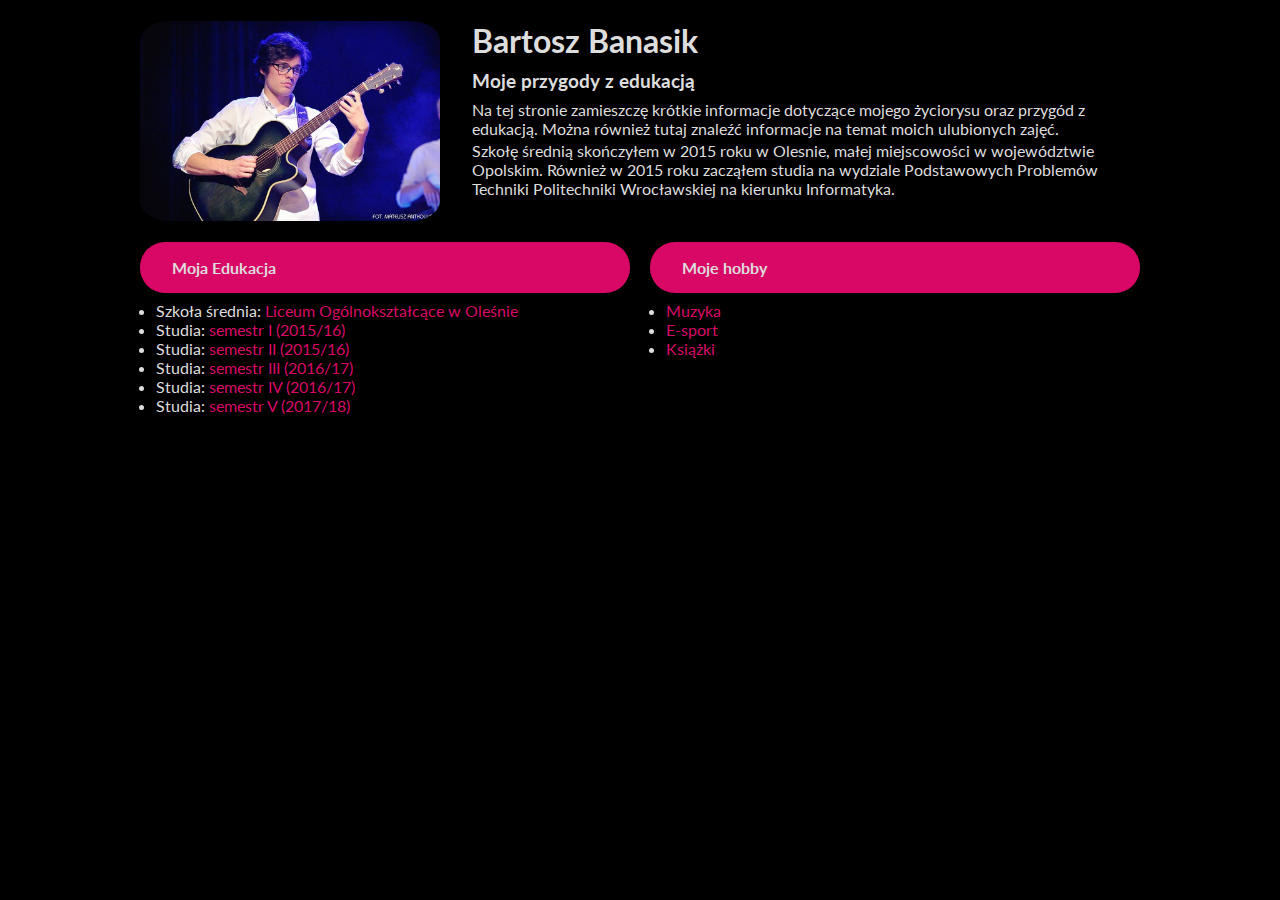
<file: index.html>
<!DOCTYPE html>
<html lang="pl">
<head>
  <meta charset="utf-8">
  <title>Moje przygody z edukacją</title>
  <meta name="description" content="Projekt realizujący na zaliczenie przedmiotu.">
  <meta name="author" content="Bartosz Banasik">
  <meta name="viewport" content="width=device-width, initial-scale=1.0"/>

  <link href="https://fonts.googleapis.com/css?family=Lato" rel="stylesheet">
  <link rel="stylesheet" href="css/main.css">
</head>
<body>

  <div id="container">

    <div class="rel-img">

      <picture>
       <source srcset="img/img_avatar.png" media="(max-width: 930px)">
       <source srcset="img/img_avatar_big.jpg">
       <img src="img/img_avatar.png" alt="Zdjęcie">
      </picture>

      <div class="bottom-center">
        <h1>Bartosz Banasik</h1>
        <h3>Moje przygody z edukacją</h3>
      </div>

    </div> <!-- rel-img -->

    <div id="main-info">
      <p>Na tej stronie zamieszczę krótkie informacje dotyczące
      mojego życiorysu oraz przygód z edukacją. Można również tutaj znaleźć
      informacje na temat moich ulubionych zajęć.</p>
      <p>Szkołę średnią skończyłem w 2015 roku w Olesnie, małej miejscowości
         w województwie Opolskim. Również w 2015 roku zacząłem studia na wydziale
         Podstawowych Problemów Techniki Politechniki Wrocławskiej
          na kierunku Informatyka.</p>
    </div><!-- main-info -->

    <div class="row">

      <div class="square col-2-4">
        <h4>Moja Edukacja</h4>
        <ol>
          <li>Szkoła średnia: <a href="http://lo.olesno.pl/" target="_blank">
            Liceum Ogólnokształcące w Oleśnie</a></li>
          <li>Studia: <a href="sub_sites/semestr1.html" >semestr I (2015/16) </a></li>
          <li>Studia: <a href="sub_sites/semestr2.html" >semestr II (2015/16) </a></li>
          <li>Studia: <a href="sub_sites/semestr3.html" >semestr III (2016/17) </a></li>
          <li>Studia: <a href="sub_sites/semestr4.html" >semestr IV (2016/17) </a></li>
          <li>Studia: <a href="sub_sites/semestr5.html" >semestr V (2017/18) </a></li>
        </ol>
      </div> <!-- square -->

      <div class="square col-2-4">
        <h4>Moje hobby</h4>
        <ol>
          <li><a href="sub_sites/muzyka.html">Muzyka</a></li>
          <li><a href="sub_sites/e-sport.html">E-sport</a></li>
          <li><a href="sub_sites/ksiazki.html">Książki</a></li>
        </ol>
      </div> <!-- square -->

    </div> <!-- row -->

  </div> <!-- container -->

</body>
</html>
</file>
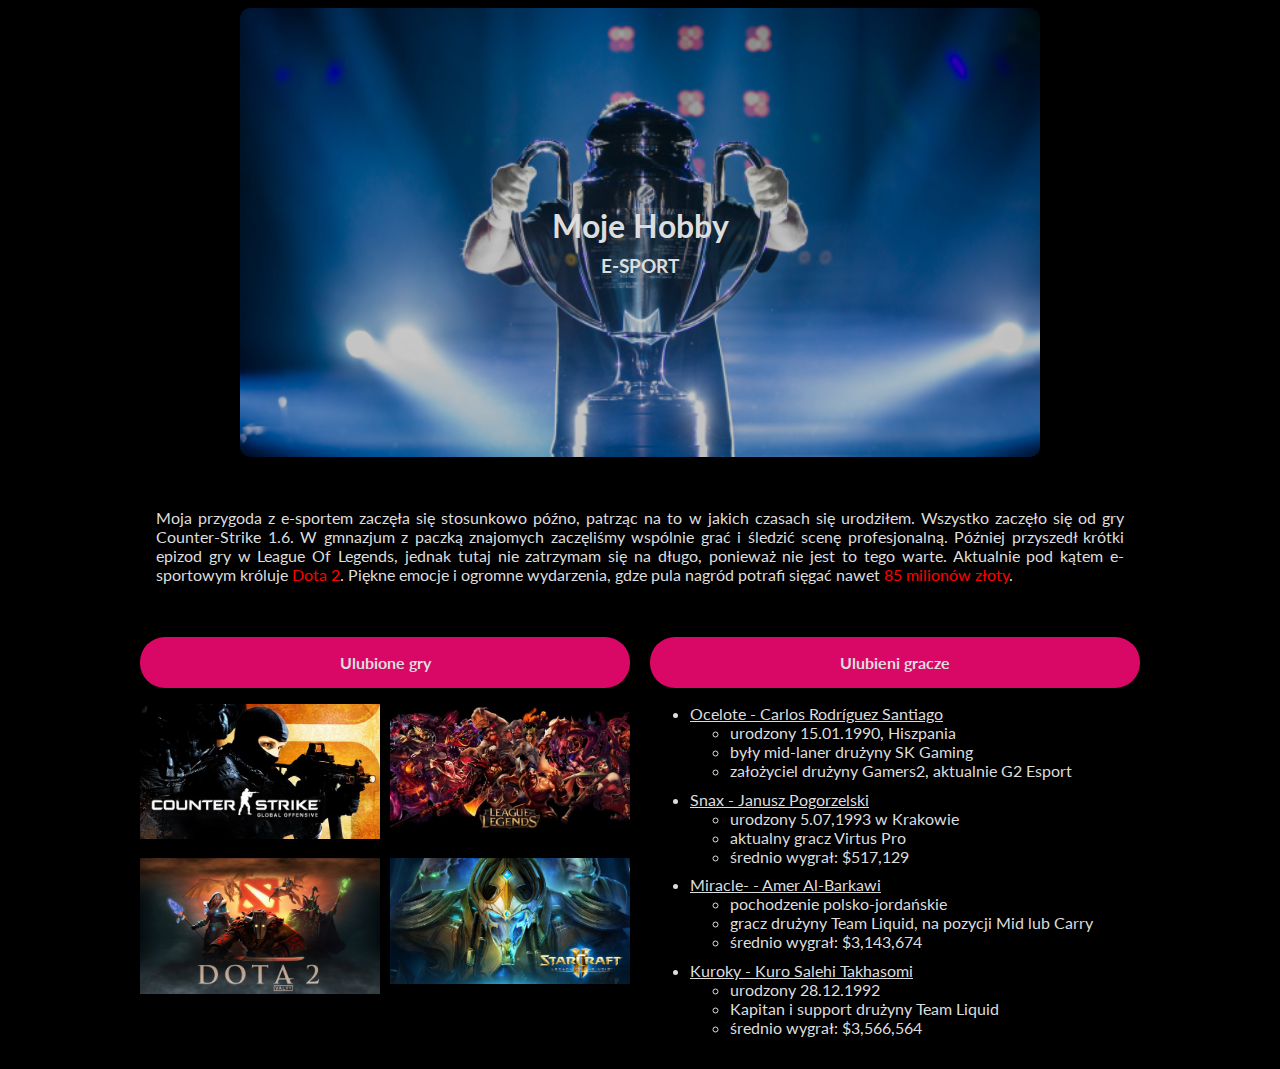
<file: sub_sites/e-sport.html>
<!DOCTYPE html>
<html lang="pl">
  <head>
    <meta charset="utf-8">
    <title>Moje przygody z edukacją</title>
    <meta name="description" content="Projekt realizujący na zaliczenie przedmiotu.">
    <meta name="author" content="Bartosz Banasik">
    <meta name="viewport" content="width=device-width, initial-scale=1.0"/>

    <link href="https://fonts.googleapis.com/css?family=Lato" rel="stylesheet">
    <link rel="stylesheet" href="../css/main.css">
    <link rel="stylesheet" href="../css/e-sport.css">
    <script type="text/javascript" src="../scripts/export.js">

    </script>

  </head>
  <body>

    <div id="container">

      <div class="rel-img">

       <img src="../img/iem.png" alt="Zdjęcie">

        <div class="bottom-center">
          <h1>Moje Hobby</h1>
          <h3>E-SPORT</h3>
        </div>

      </div> <!-- rel-img -->

      <div class="row">
        <div class="col-4-4">
          <p>Moja przygoda z e-sportem zaczęła się stosunkowo późno, patrząc na to
             w jakich czasach się urodziłem. Wszystko zaczęło się od gry <span class="one-line">Counter-Strike 1.6.</span>
            W gmnazjum z paczką znajomych zaczęliśmy wspólnie grać i śledzić scenę
             profesjonalną. Później przyszedł krótki epizod gry w <span class="one-line">League Of Legends,</span> jednak
              tutaj nie zatrzymam się na długo, ponieważ nie jest to tego warte. Aktualnie pod
               kątem e-sportowym króluje <span class="dota">Dota 2</span>. Piękne emocje i ogromne wydarzenia, gdze
             pula nagród potrafi sięgać nawet <span class="dota">85 milionów złoty</span>.</p>

        </div>
      </div> <!-- row -->

      <div class="row">
        <div class="square col-2-4">
          <h4>Ulubione gry</h4>

          <div class="row">

              <div class="col-2-4 img_in_col" id="i1">
                <a href="http://store.steampowered.com/app/730/CounterStrike_Global_Offensive/"
                 target="_blank">
                <img src="../img/csgo.jpg" alt="csgo">
                </a>
              </div>

            <div class="col-2-4 img_in_col" id="i2">
              <a href="https://na.leagueoflegends.com/en/" target="_blank">
              <img src="../img/lol.jpg" alt="league_of_legends">
              </a>
            </div>

          </div><!-- row -->

          <div class="row">
            <div class="col-2-4 img_in_col">
              <a href="http://www.dota2.com/play/" target="_blank">
              <img src="../img/dota2.jpg" alt="dota2">
              </a>
            </div>

            <div class="col-2-4 img_in_col">
              <a href="https://starcraft2.com/en-us/" target="_blank">
              <img src="../img/sc2.jpg" alt="sc2">
              </a>
            </div>
          </div><!-- row -->

        </div><!-- col -->

        <div class="square col-2-4">
          <h4>Ulubieni gracze</h4>
          <ul>
            <li><span class="toTrigger" prefix="ocelot" id="ocelot">Ocelote - Carlos Rodríguez Santiago</span>
                <ul>
                  <li>urodzony 15.01.1990, Hiszpania</li>
                  <li>były mid-laner drużyny SK Gaming</li>
                  <li>założyciel drużyny Gamers2, aktualnie G2 Esport</li>
                </ul>
            </li>
            <li><span class="toTrigger" prefix="snax" id="snax">Snax - Janusz Pogorzelski</span>
              <ul>
                <li>urodzony 5.07,1993 w Krakowie</li>
                <li>aktualny gracz Virtus Pro</li>
                <li>średnio wygrał: $517,129</li>
              </ul>
            </li>
            <li><span class="toTrigger" prefix="miracle" id="miracle">Miracle- - Amer Al-Barkawi</span>
              <ul>
                <li>pochodzenie polsko-jordańskie</li>
                <li>gracz drużyny Team Liquid, na pozycji Mid lub Carry</li>
                <li>średnio wygrał: $3,143,674</li>
              </ul>
            </li>
            <li><span class="toTrigger" prefix="kuroky" id="kuroky">Kuroky - Kuro Salehi Takhasomi</span>
              <ul>
                <li>urodzony 28.12.1992</li>
                <li>Kapitan i support drużyny Team Liquid</li>
                <li>średnio wygrał: $3,566,564</li>
              </ul>
            </li>
          </ul>
        </div><!-- col -->
      </div><!-- row -->

    </div> <!-- container -->

    <!-- The Modal -->
    <div id="myModal" class="modal">
        <span class="close">×</span>
        <img class="modal-content" id="img01">
        <div id="caption"></div>
    </div>

  </body>
</html>
</file>
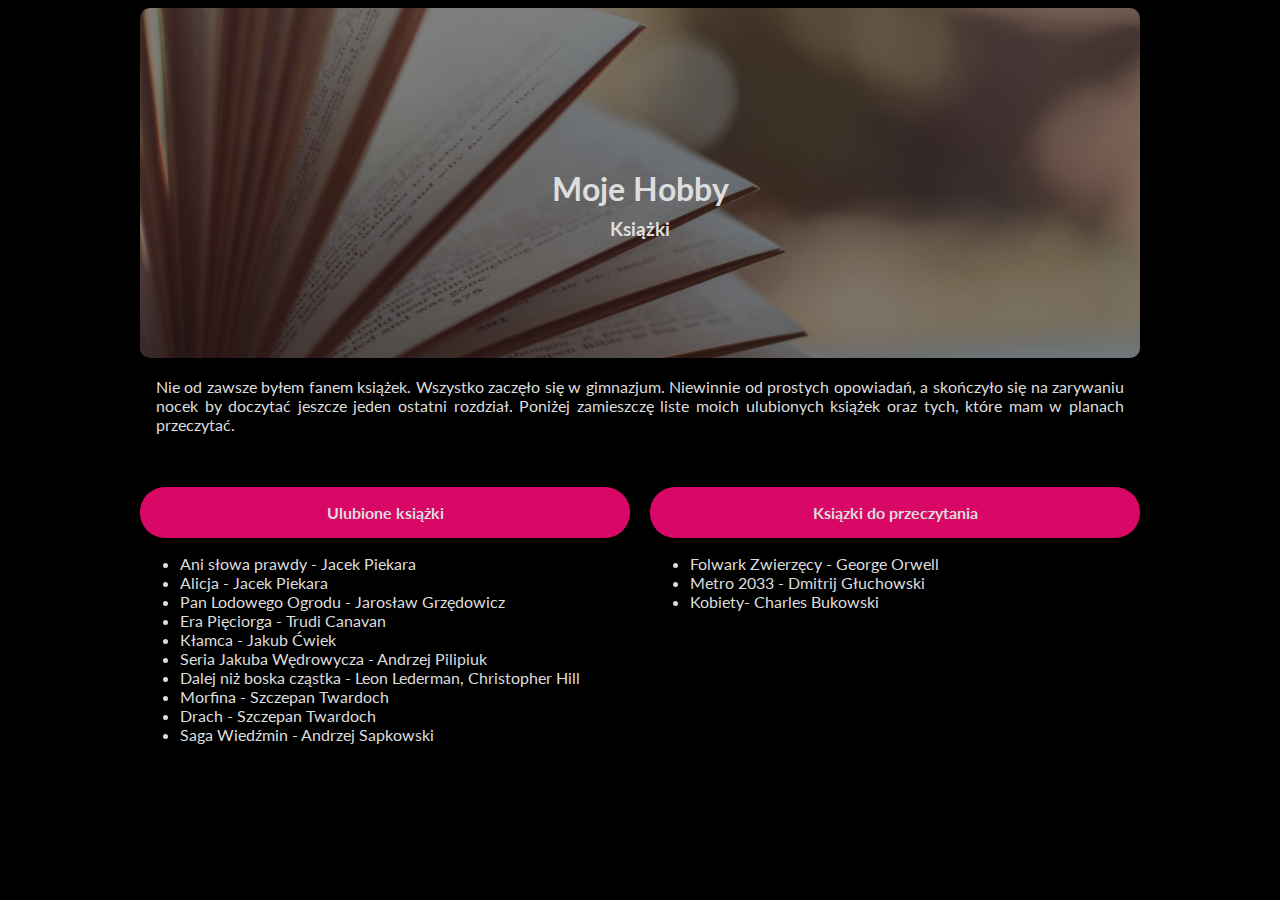
<file: sub_sites/ksiazki.html>
<!DOCTYPE html>
<html lang="pl">
  <head>
    <meta charset="utf-8">
    <title>Moje przygody z edukacją</title>
    <meta name="description" content="Projekt realizujący na zaliczenie przedmiotu.">
    <meta name="author" content="Bartosz Banasik">
    <meta name="viewport" content="width=device-width, initial-scale=1.0"/>

    <link href="https://fonts.googleapis.com/css?family=Lato" rel="stylesheet">
    <link rel="stylesheet" href="../css/main.css">
    <link rel="stylesheet" href="../css/muzyka.css">
    <link rel="stylesheet" href="../css/ksiazka.css">

  </head>
  <body>

    <div id="container">

      <div class="rel-img">

       <img src="../img/ksiazka.jpeg" alt="Zdjęcie">

        <div class="bottom-center">
          <h1>Moje Hobby</h1>
          <h3>Książki</h3>
        </div>

      </div> <!-- rel-img -->



      <div class="row">

        <div class="col-4-4">
            <p>Nie od zawsze byłem fanem książek. Wszystko zaczęło się w gimnazjum.
               Niewinnie od prostych opowiadań, a skończyło się na zarywaniu nocek by doczytać
              jeszcze jeden ostatni rozdział. Poniżej zamieszczę liste moich ulubionych książek
               oraz tych, które mam w planach przeczytać.</p>
        </div>

      </div> <!-- row -->

      <div class="row">

        <div class="col-2-4 square">
          <h4>Ulubione książki</h4>
          <ul>
            <li>Ani słowa prawdy - Jacek Piekara</li>
            <li>Alicja - Jacek Piekara</li>
            <li>Pan Lodowego Ogrodu - Jarosław Grzędowicz</li>
            <li>Era Pięciorga - Trudi Canavan</li>
            <li>Kłamca - Jakub Ćwiek</li>
            <li>Seria Jakuba Wędrowycza - Andrzej Pilipiuk</li>
            <li>Dalej niż boska cząstka - Leon Lederman, Christopher Hill</li>
            <li>Morfina - Szczepan Twardoch</li>
            <li>Drach - Szczepan Twardoch</li>
            <li>Saga Wiedźmin - Andrzej Sapkowski</li>
          </ul>
        </div><!-- col -->

        <div class="col-2-4 square">
          <h4>Ksiązki do przeczytania</h4>
          <ul>
            <li>Folwark Zwierzęcy - George Orwell</li>
            <li>Metro 2033 - Dmitrij Głuchowski</li>
            <li>Kobiety- Charles Bukowski</li>
          </ul>
        </div><!-- col -->

      </div><!-- row -->

    </div> <!-- container -->

  </body>
</html>
</file>
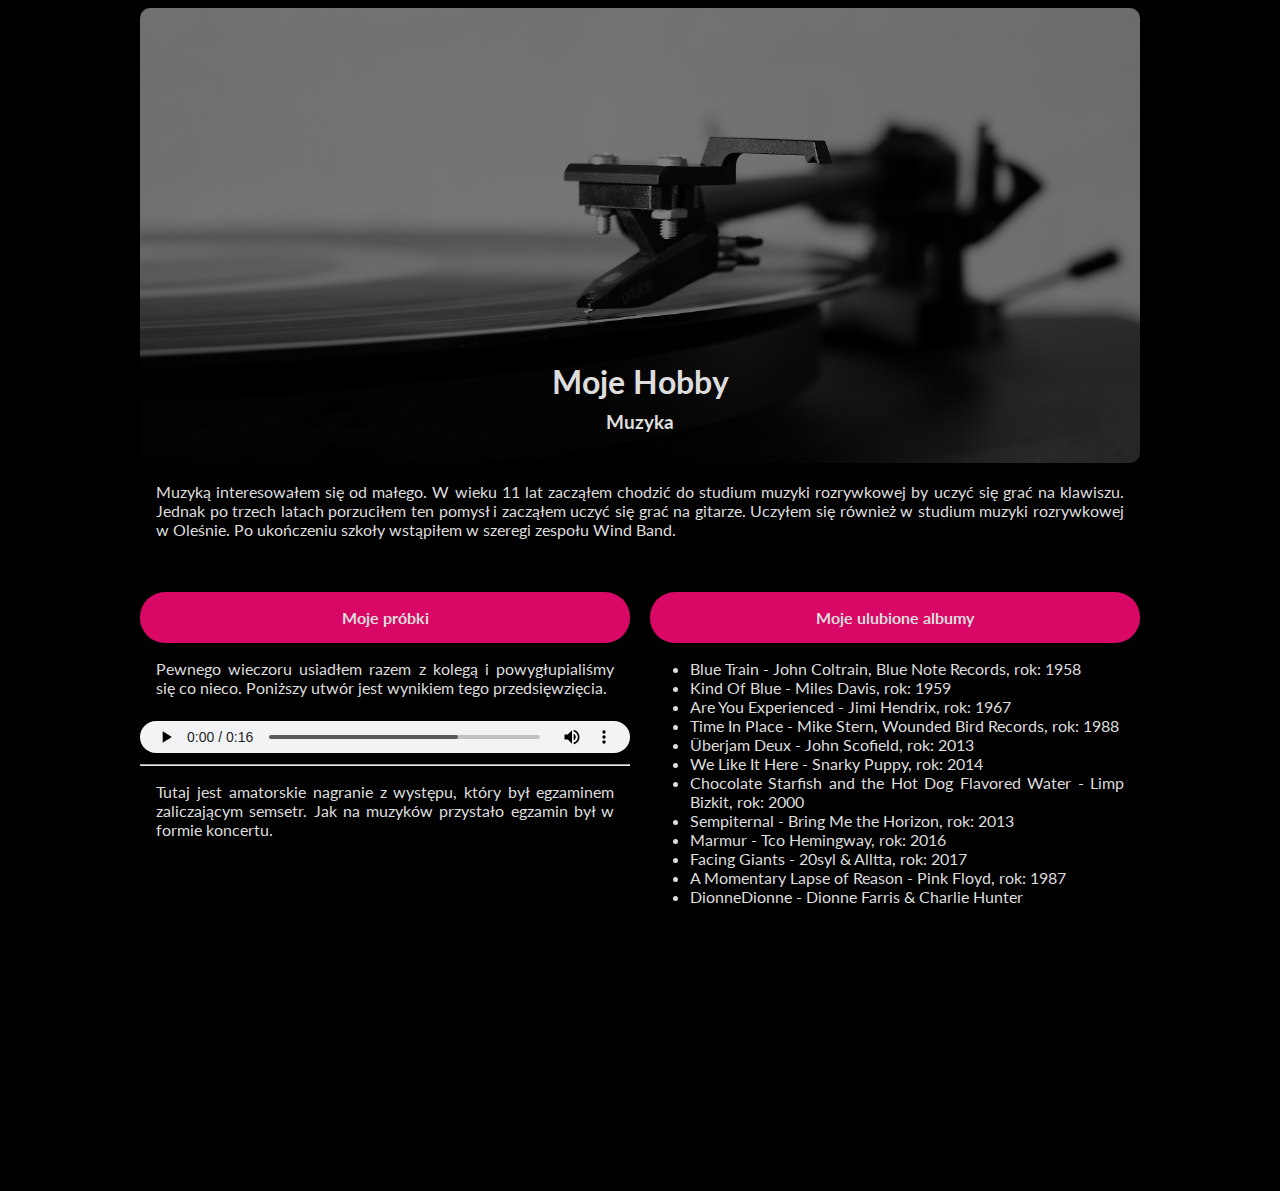
<file: sub_sites/muzyka.html>
<!DOCTYPE html>
<html lang="pl">
  <head>
    <meta charset="utf-8">
    <title>Moje przygody z edukacją</title>
    <meta name="description" content="Projekt realizujący na zaliczenie przedmiotu.">
    <meta name="author" content="Bartosz Banasik">
    <meta name="viewport" content="width=device-width, initial-scale=1.0"/>

    <link href="https://fonts.googleapis.com/css?family=Lato" rel="stylesheet">
    <link rel="stylesheet" href="../css/main.css">
    <link rel="stylesheet" href="../css/muzyka.css">

  </head>
  <body>

    <div id="container">

      <div class="rel-img">

       <img src="../img/vinyl.jpeg" alt="Zdjęcie">

        <div class="bottom-center">
          <h1>Moje Hobby</h1>
          <h3>Muzyka</h3>
        </div>

      </div> <!-- rel-img -->



      <div class="row">

        <div class="col-4-4">
            <p>Muzyką interesowałem się od małego. W wieku 11 lat zacząłem chodzić do
               studium muzyki rozrywkowej by uczyć się grać na klawiszu. Jednak po trzech
             latach porzuciłem ten pomysł i zacząłem uczyć się grać na gitarze. Uczyłem się
            również w studium muzyki rozrywkowej w Oleśnie. Po ukończeniu szkoły wstąpiłem
            w szeregi zespołu Wind Band.</p>
        </div>

      </div> <!-- row -->

      <div class="row">

        <div class=" square col-2-4">
          <h4>Moje próbki</h4>
          <div class="highligh_background">

            <p>Pewnego wieczoru usiadłem razem z kolegą i powygłupialiśmy się co nieco.
              Poniższy utwór jest wynikiem tego przedsięwzięcia.</p>
            <audio controls id="night_session">
              <source src="../sound/night_session.WAV" type="audio/wav">
                Your browser does not support the audio element.
            </audio>

          </div>
          <hr>
          <div class="highligh_background">

              <p>Tutaj jest amatorskie nagranie z występu, który był egzaminem
              zaliczającym semsetr. Jak na muzyków przystało egzamin był w formie koncertu.</p>
              <iframe src="https://www.youtube.com/embed/kgSG2iPEiWw?start=202" frameborder="0" allowfullscreen></iframe>

          </div>
        </div>

        <div class="square col-2-4">
          <h4>Moje ulubione albumy</h4>
          <ul>
            <li>Blue Train - John Coltrain, Blue Note Records, rok: 1958</li>
            <li>Kind Of Blue - Miles Davis, rok: 1959 </li>
            <li>Are You Experienced - Jimi Hendrix, rok: 1967</li>
            <li>Time In Place - Mike Stern, Wounded Bird Records, rok: 1988</li>
            <li>Überjam Deux -  John Scofield, rok: 2013</li>
            <li>We Like It Here - Snarky Puppy, rok: 2014</li>
            <li>Chocolate Starfish and the Hot Dog Flavored Water - Limp Bizkit, rok: 2000</li>
            <li>Sempiternal - Bring Me the Horizon, rok: 2013</li>
            <li>Marmur - Tco Hemingway, rok: 2016</li>
            <li>Facing Giants - 20syl & Alltta, rok: 2017</li>
            <li>A Momentary Lapse of Reason - Pink Floyd, rok: 1987</li>
            <li>DionneDionne - Dionne Farris & Charlie Hunter</li>
          </ul>
        </div>

      </div> <!-- row -->


    </div> <!-- container -->

  </body>
</html>
</file>
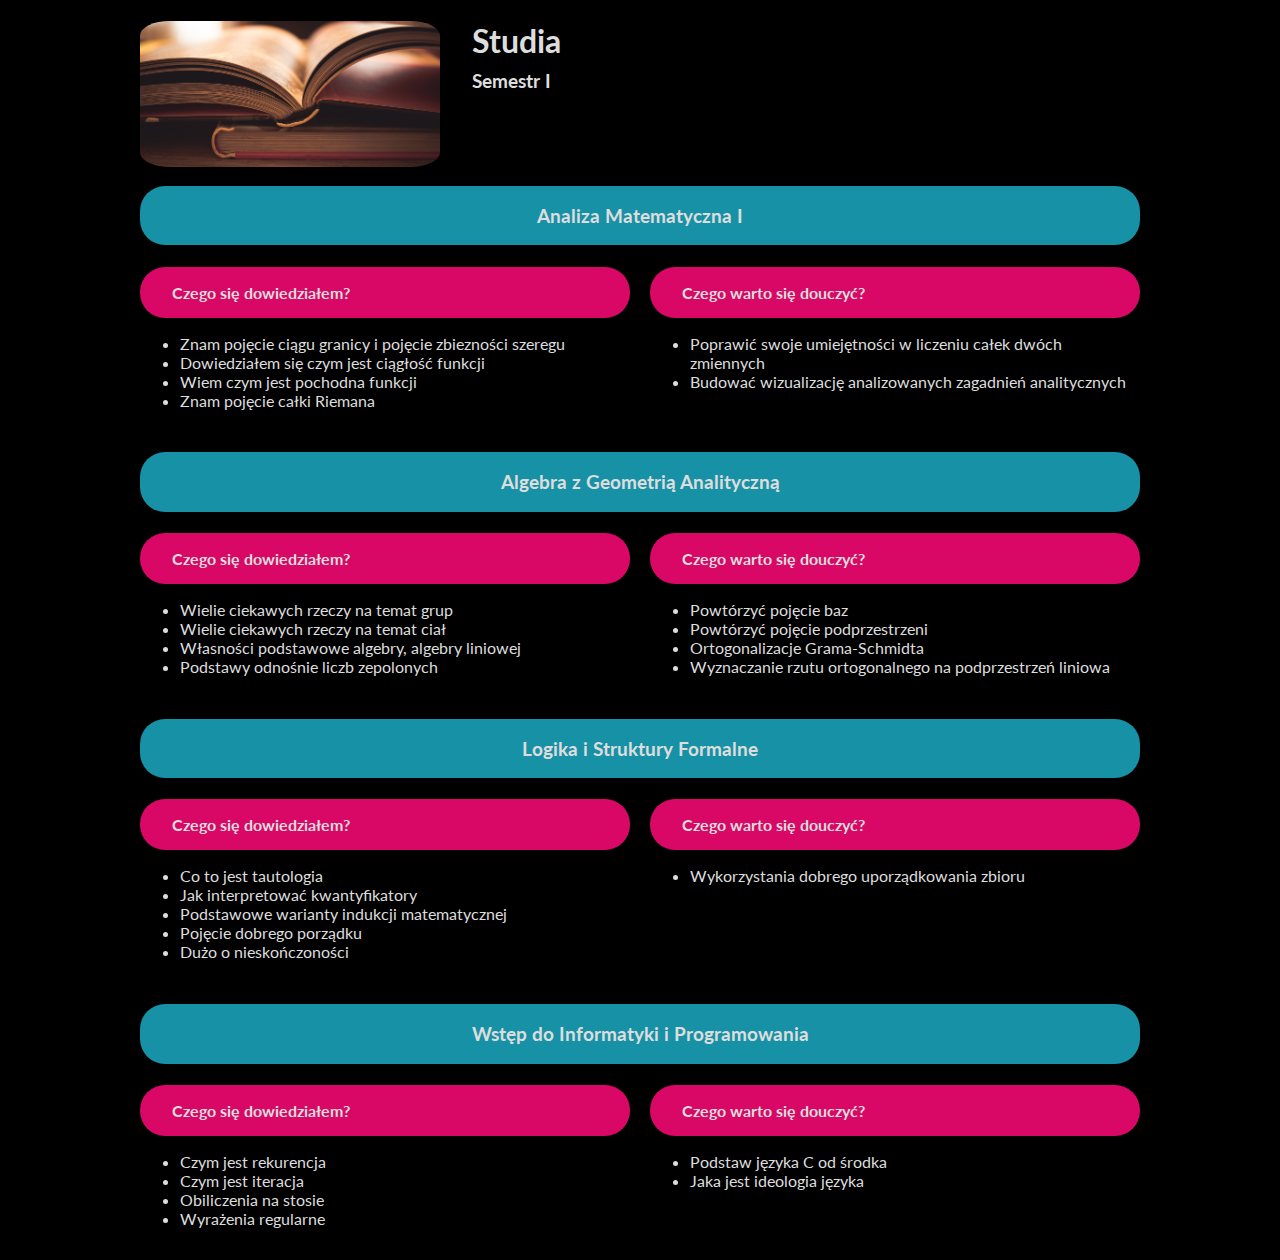
<file: sub_sites/semestr1.html>
<!DOCTYPE html>
<html lang="pl">
  <head>
    <meta charset="utf-8">
    <title>Moje przygody z edukacją</title>
    <meta name="description" content="Projekt realizujący na zaliczenie przedmiotu.">
    <meta name="author" content="Bartosz Banasik">
    <meta name="viewport" content="width=device-width, initial-scale=1.0"/>

    <link href="https://fonts.googleapis.com/css?family=Lato" rel="stylesheet">
    <link rel="stylesheet" href="../css/main.css">
    <link rel="stylesheet" href="../css/semestr1.css">

  </head>
  <body>

    <div id="container">

      <div class="rel-img">

       <img src="../img/semestr_img.jpg" alt="Zdjęcie">

        <div class="bottom-center">
          <h1>Studia</h1>
          <h3>Semestr I</h3>
        </div>

      </div> <!-- rel-img -->

      <div class="row">
        <h3>Analiza Matematyczna I</h3>
        <div class="square col-2-4">
          <h4>Czego się dowiedziałem?</h4>
          <ul>
            <li>Znam pojęcie ciągu granicy i pojęcie zbiezności szeregu</li>
            <li>Dowiedziałem się czym jest ciągłość funkcji</li>
            <li>Wiem czym jest pochodna funkcji</li>
            <li>Znam pojęcie całki Riemana</li>
          </ul>
        </div><!-- col -->

        <div class="square col-2-4">
          <h4>Czego warto się douczyć?</h4>
          <ul>
            <li>Poprawić swoje umiejętności w liczeniu całek dwóch zmiennych</li>
            <li>Budować wizualizację analizowanych zagadnień analitycznych</li>
          </ul>
        </div><!-- col -->

      </div> <!-- row -->

      <div class="row">
        <h3>Algebra z Geometrią Analityczną</h3>
        <div class="square col-2-4">
          <h4>Czego się dowiedziałem?</h4>
          <ul>
            <li>Wielie ciekawych rzeczy na temat grup</li>
            <li>Wielie ciekawych rzeczy na temat ciał</li>
            <li>Własności podstawowe algebry, algebry liniowej</li>
            <li>Podstawy odnośnie liczb zepolonych</li>
          </ul>
        </div><!-- col -->

        <div class="square col-2-4">
          <h4>Czego warto się douczyć?</h4>
          <ul>
            <li>Powtórzyć pojęcie baz</li>
            <li>Powtórzyć pojęcie podprzestrzeni</li>
            <li>Ortogonalizacje Grama-Schmidta</li>
            <li>Wyznaczanie rzutu ortogonalnego na podprzestrzeń liniowa</li>
          </ul>
        </div><!-- col -->

      </div> <!-- row -->
      <div class="row">
        <h3>Logika i Struktury Formalne</h3>
        <div class="square col-2-4">
          <h4>Czego się dowiedziałem?</h4>
          <ul>
            <li>Co to jest tautologia</li>
            <li>Jak interpretować kwantyfikatory</li>
            <li>Podstawowe warianty indukcji matematycznej</li>
            <li>Pojęcie dobrego porządku</li>
            <li>Dużo o nieskończoności</li>
          </ul>
        </div><!-- col -->

        <div class="square col-2-4">
          <h4>Czego warto się douczyć?</h4>
          <ul>
            <li>Wykorzystania dobrego uporządkowania zbioru</li>
          </ul>
        </div><!-- col -->

      </div> <!-- row -->

      <div class="row">
        <h3>Wstęp do Informatyki i Programowania</h3>
        <div class="square col-2-4">
          <h4>Czego się dowiedziałem?</h4>
          <ul>
            <li>Czym jest rekurencja</li>
            <li>Czym jest iteracja</li>
            <li>Obiliczenia na stosie</li>
            <li>Wyrażenia regularne</li>
          </ul>
        </div><!-- col -->

        <div class="square col-2-4">
          <h4>Czego warto się douczyć?</h4>
          <ul>
            <li>Podstaw języka C od środka</li>
            <li>Jaka jest ideologia języka </li>
          </ul>
        </div><!-- col -->

      </div> <!-- row -->

    </div><!-- container -->

  </body>
</html>
</file>
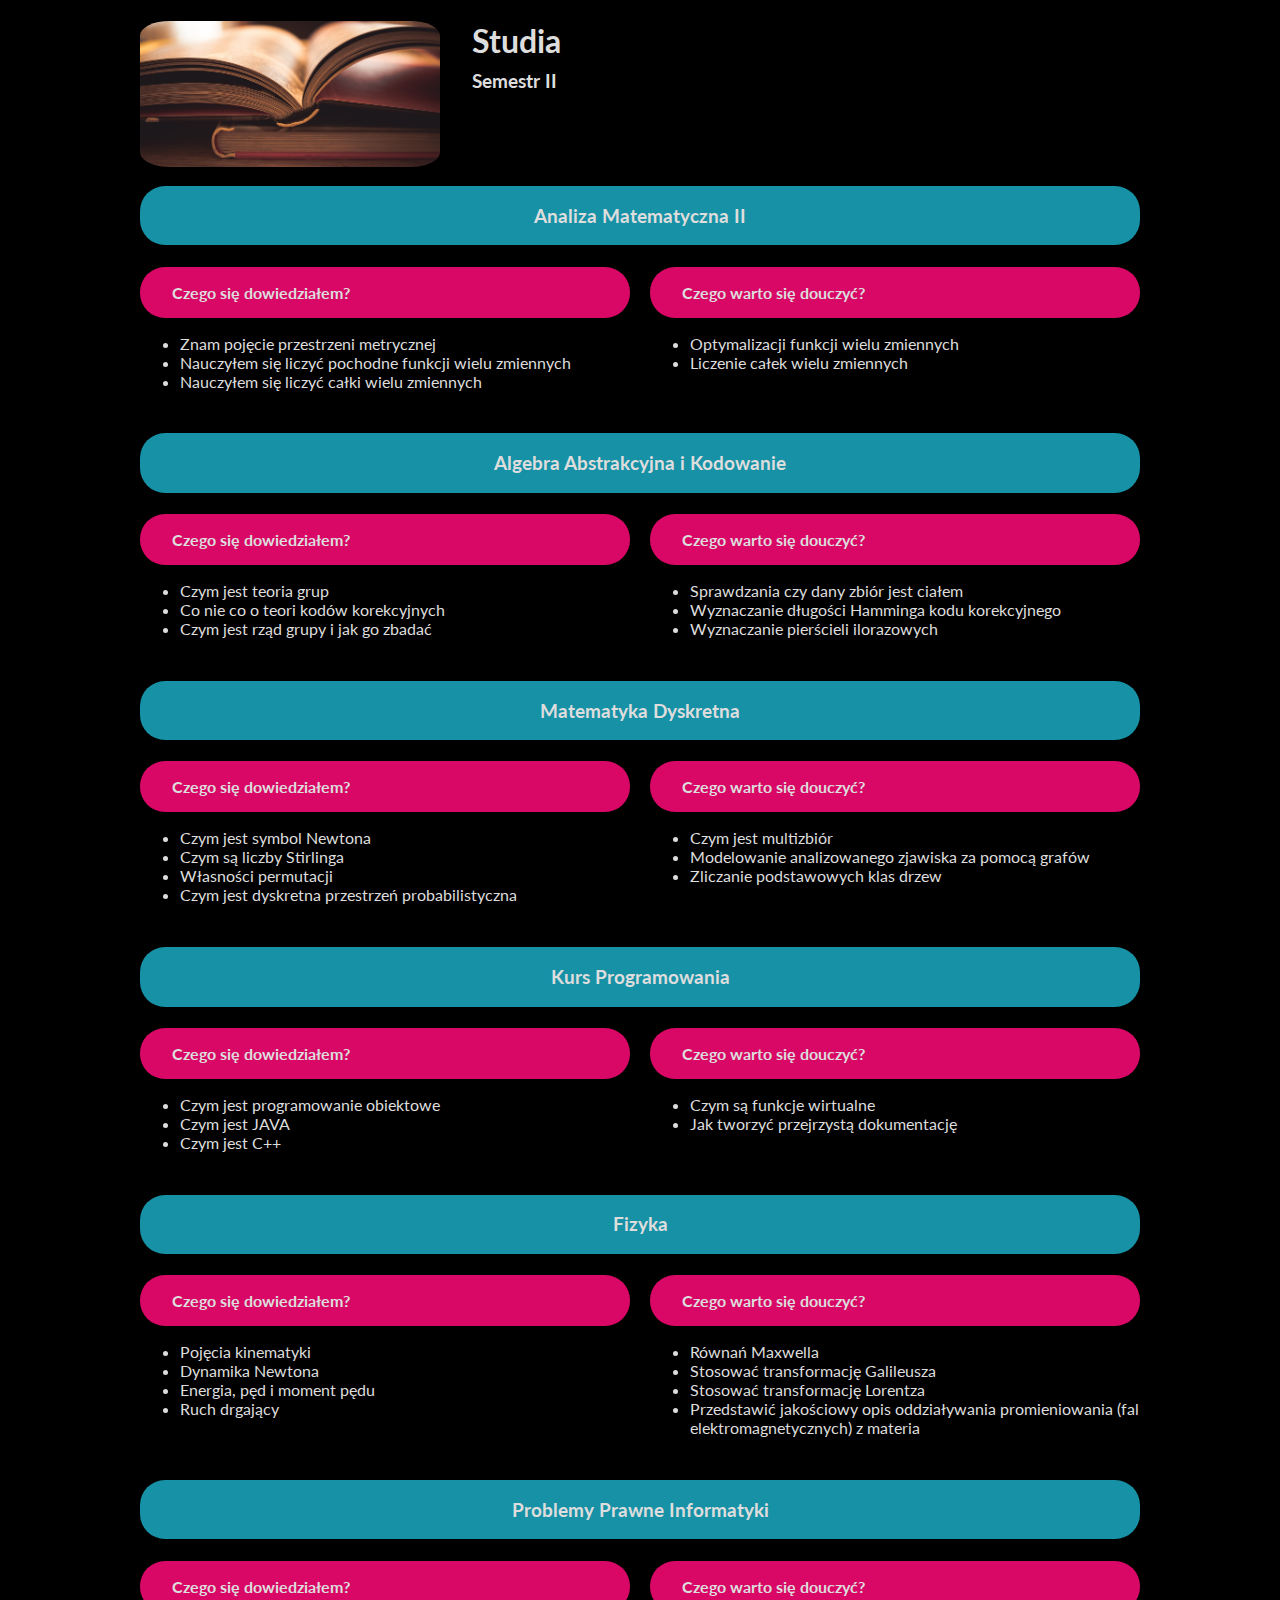
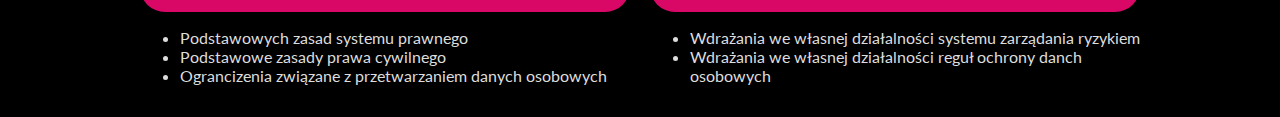
<file: sub_sites/semestr2.html>
<!DOCTYPE html>
<html lang="pl">
  <head>
    <meta charset="utf-8">
    <title>Moje przygody z edukacją</title>
    <meta name="description" content="Projekt realizujący na zaliczenie przedmiotu.">
    <meta name="author" content="Bartosz Banasik">
    <meta name="viewport" content="width=device-width, initial-scale=1.0"/>

    <link href="https://fonts.googleapis.com/css?family=Lato" rel="stylesheet">
    <link rel="stylesheet" href="../css/main.css">
    <link rel="stylesheet" href="../css/semestr1.css">

  </head>
  <body>

    <div id="container">

      <div class="rel-img">

       <img src="../img/semestr_img.jpg" alt="Zdjęcie">

        <div class="bottom-center">
          <h1>Studia</h1>
          <h3>Semestr II</h3>
        </div>

      </div> <!-- rel-img -->

      <div class="row">
        <h3>Analiza Matematyczna II</h3>
        <div class="square col-2-4">
          <h4>Czego się dowiedziałem?</h4>
          <ul>
            <li>Znam pojęcie przestrzeni metrycznej</li>
            <li>Nauczyłem się liczyć pochodne funkcji wielu zmiennych</li>
            <li>Nauczyłem się liczyć całki wielu zmiennych</li>
          </ul>
        </div><!-- col -->

        <div class="square col-2-4">
          <h4>Czego warto się douczyć?</h4>
          <ul>
            <li>Optymalizacji funkcji wielu zmiennych</li>
            <li>Liczenie całek wielu zmiennych</li>
          </ul>
        </div><!-- col -->

      </div> <!-- row -->

      <div class="row">
        <h3>Algebra Abstrakcyjna i Kodowanie</h3>
        <div class="square col-2-4">
          <h4>Czego się dowiedziałem?</h4>
          <ul>
            <li>Czym jest teoria grup</li>
            <li>Co nie co o teori kodów korekcyjnych</li>
            <li>Czym jest rząd grupy i jak go zbadać</li>
          </ul>
        </div><!-- col -->

        <div class="square col-2-4">
          <h4>Czego warto się douczyć?</h4>
          <ul>
            <li>Sprawdzania czy dany zbiór jest ciałem</li>
            <li>Wyznaczanie długości Hamminga kodu korekcyjnego</li>
            <li>Wyznaczanie pierścieli ilorazowych</li>
          </ul>
        </div><!-- col -->

      </div> <!-- row -->

      <div class="row">
        <h3>Matematyka Dyskretna</h3>
        <div class="square col-2-4">
          <h4>Czego się dowiedziałem?</h4>
          <ul>
            <li>Czym jest symbol Newtona</li>
            <li>Czym są liczby Stirlinga</li>
            <li>Własności permutacji</li>
            <li>Czym jest dyskretna przestrzeń probabilistyczna</li>
          </ul>
        </div><!-- col -->

        <div class="square col-2-4">
          <h4>Czego warto się douczyć?</h4>
          <ul>
            <li>Czym jest multizbiór</li>
            <li>Modelowanie analizowanego zjawiska za pomocą grafów</li>
            <li>Zliczanie podstawowych klas drzew</li>
          </ul>
        </div><!-- col -->

      </div> <!-- row -->

      <div class="row">
        <h3>Kurs Programowania</h3>
        <div class="square col-2-4">
          <h4>Czego się dowiedziałem?</h4>
          <ul>
            <li>Czym jest programowanie obiektowe</li>
            <li>Czym jest JAVA</li>
            <li>Czym jest C++</li>
          </ul>
        </div><!-- col -->

        <div class="square col-2-4">
          <h4>Czego warto się douczyć?</h4>
          <ul>
            <li>Czym są funkcje wirtualne</li>
            <li>Jak tworzyć przejrzystą dokumentację</li>
          </ul>
        </div><!-- col -->

      </div> <!-- row -->

      <div class="row">
        <h3>Fizyka</h3>
        <div class="square col-2-4">
          <h4>Czego się dowiedziałem?</h4>
          <ul>
            <li>Pojęcia kinematyki</li>
            <li>Dynamika Newtona</li>
            <li>Energia, pęd i moment pędu</li>
            <li>Ruch drgający</li>
          </ul>
        </div><!-- col -->

        <div class="square col-2-4">
          <h4>Czego warto się douczyć?</h4>
          <ul>
            <li>Równań Maxwella</li>
            <li>Stosować transformację Galileusza</li>
            <li>Stosować transformację Lorentza</li>
            <li>Przedstawić jakościowy opis oddziaływania promieniowania
               (fal elektromagnetycznych) z materia</li>
          </ul>
        </div><!-- col -->

      </div> <!-- row -->

      <div class="row">
        <h3>Problemy Prawne Informatyki</h3>
        <div class="square col-2-4">
          <h4>Czego się dowiedziałem?</h4>
          <ul>
            <li>Podstawowych zasad systemu prawnego</li>
            <li>Podstawowe zasady prawa cywilnego</li>
            <li>Ograncizenia związane z przetwarzaniem danych osobowych</li>
          </ul>
        </div><!-- col -->

        <div class="square col-2-4">
          <h4>Czego warto się douczyć?</h4>
          <ul>
            <li>Wdrażania we własnej działalności systemu zarządania ryzykiem</li>
            <li>Wdrażania we własnej działalności reguł ochrony danch osobowych</li>
          </ul>
        </div><!-- col -->

      </div> <!-- row -->

    </div> <!-- container -->

  </body>
</html>
</file>
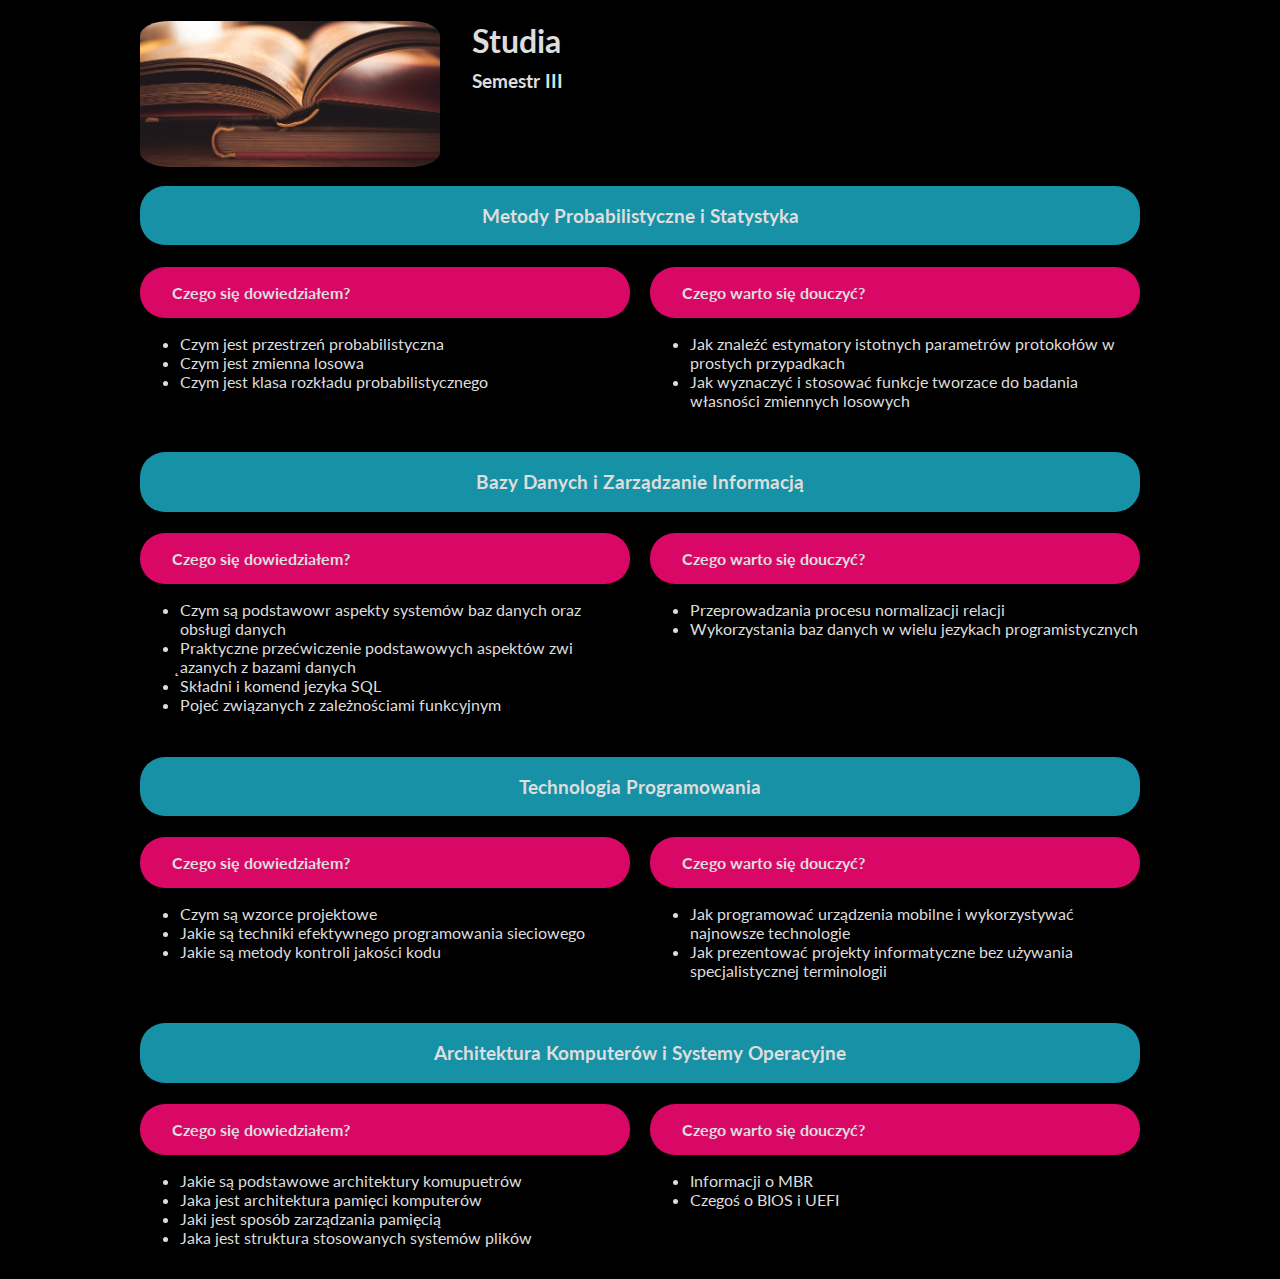
<file: sub_sites/semestr3.html>
<!DOCTYPE html>
<html lang="pl">
  <head>
    <meta charset="utf-8">
    <title>Moje przygody z edukacją</title>
    <meta name="description" content="Projekt realizujący na zaliczenie przedmiotu.">
    <meta name="author" content="Bartosz Banasik">
    <meta name="viewport" content="width=device-width, initial-scale=1.0"/>

    <link href="https://fonts.googleapis.com/css?family=Lato" rel="stylesheet">
    <link rel="stylesheet" href="../css/main.css">
    <link rel="stylesheet" href="../css/semestr1.css">

  </head>
  <body>

    <div id="container">

      <div class="rel-img">

       <img src="../img/semestr_img.jpg" alt="Zdjęcie">

        <div class="bottom-center">
          <h1>Studia</h1>
          <h3>Semestr III</h3>
        </div>

      </div> <!-- rel-img -->

      <div class="row">
        <h3>Metody Probabilistyczne i Statystyka</h3>
        <div class="square col-2-4">
          <h4>Czego się dowiedziałem?</h4>
          <ul>
            <li>Czym jest przestrzeń probabilistyczna</li>
            <li>Czym jest zmienna losowa</li>
            <li>Czym jest klasa rozkładu probabilistycznego</li>
          </ul>
        </div><!-- col -->

        <div class="square col-2-4">
          <h4>Czego warto się douczyć?</h4>
          <ul>
            <li>Jak znaleźć estymatory istotnych parametrów protokołów w prostych przypadkach</li>
            <li>Jak wyznaczyć i stosować funkcje tworzace do badania własności zmiennych losowych</li>
          </ul>
        </div><!-- col -->

      </div> <!-- row -->

      <div class="row">
        <h3>Bazy Danych i Zarządzanie Informacją</h3>
        <div class="square col-2-4">
          <h4>Czego się dowiedziałem?</h4>
          <ul>
            <li>Czym są podstawowr aspekty systemów baz danych oraz obsługi danych</li>
            <li>Praktyczne przećwiczenie podstawowych aspektów zwi  ̨azanych z bazami danych</li>
            <li>Składni i komend jezyka SQL</li>
            <li>Pojeć związanych z zależnościami funkcyjnym</li>
          </ul>
        </div><!-- col -->

        <div class="square col-2-4">
          <h4>Czego warto się douczyć?</h4>
          <ul>
            <li>Przeprowadzania procesu normalizacji relacji</li>
            <li>Wykorzystania baz danych w wielu jezykach programistycznych</li>
          </ul>
        </div><!-- col -->

      </div> <!-- row -->

      <div class="row">
        <h3>Technologia Programowania</h3>
        <div class="square col-2-4">
          <h4>Czego się dowiedziałem?</h4>
          <ul>
            <li>Czym są wzorce projektowe</li>
            <li>Jakie są techniki efektywnego programowania sieciowego</li>
            <li>Jakie są metody kontroli jakości kodu</li>
          </ul>
        </div><!-- col -->

        <div class="square col-2-4">
          <h4>Czego warto się douczyć?</h4>
          <ul>
            <li>Jak programować urządzenia mobilne i wykorzystywać najnowsze technologie</li>
            <li>Jak prezentować projekty informatyczne bez używania specjalistycznej terminologii</li>
          </ul>
        </div><!-- col -->

      </div> <!-- row -->

      <div class="row">
        <h3>Architektura Komputerów i Systemy Operacyjne</h3>
        <div class="square col-2-4">
          <h4>Czego się dowiedziałem?</h4>
          <ul>
            <li>Jakie są podstawowe architektury komupuetrów</li>
            <li>Jaka jest architektura pamięci komputerów</li>
            <li>Jaki jest sposób zarządzania pamięcią</li>
            <li>Jaka jest struktura stosowanych systemów plików</li>
          </ul>
        </div><!-- col -->

        <div class="square col-2-4">
          <h4>Czego warto się douczyć?</h4>
          <ul>
            <li>Informacji o MBR</li>
            <li>Czegoś o BIOS i UEFI</li>
          </ul>
        </div><!-- col -->

      </div> <!-- row -->

    </div> <!-- container -->

  </body>
</html>
</file>
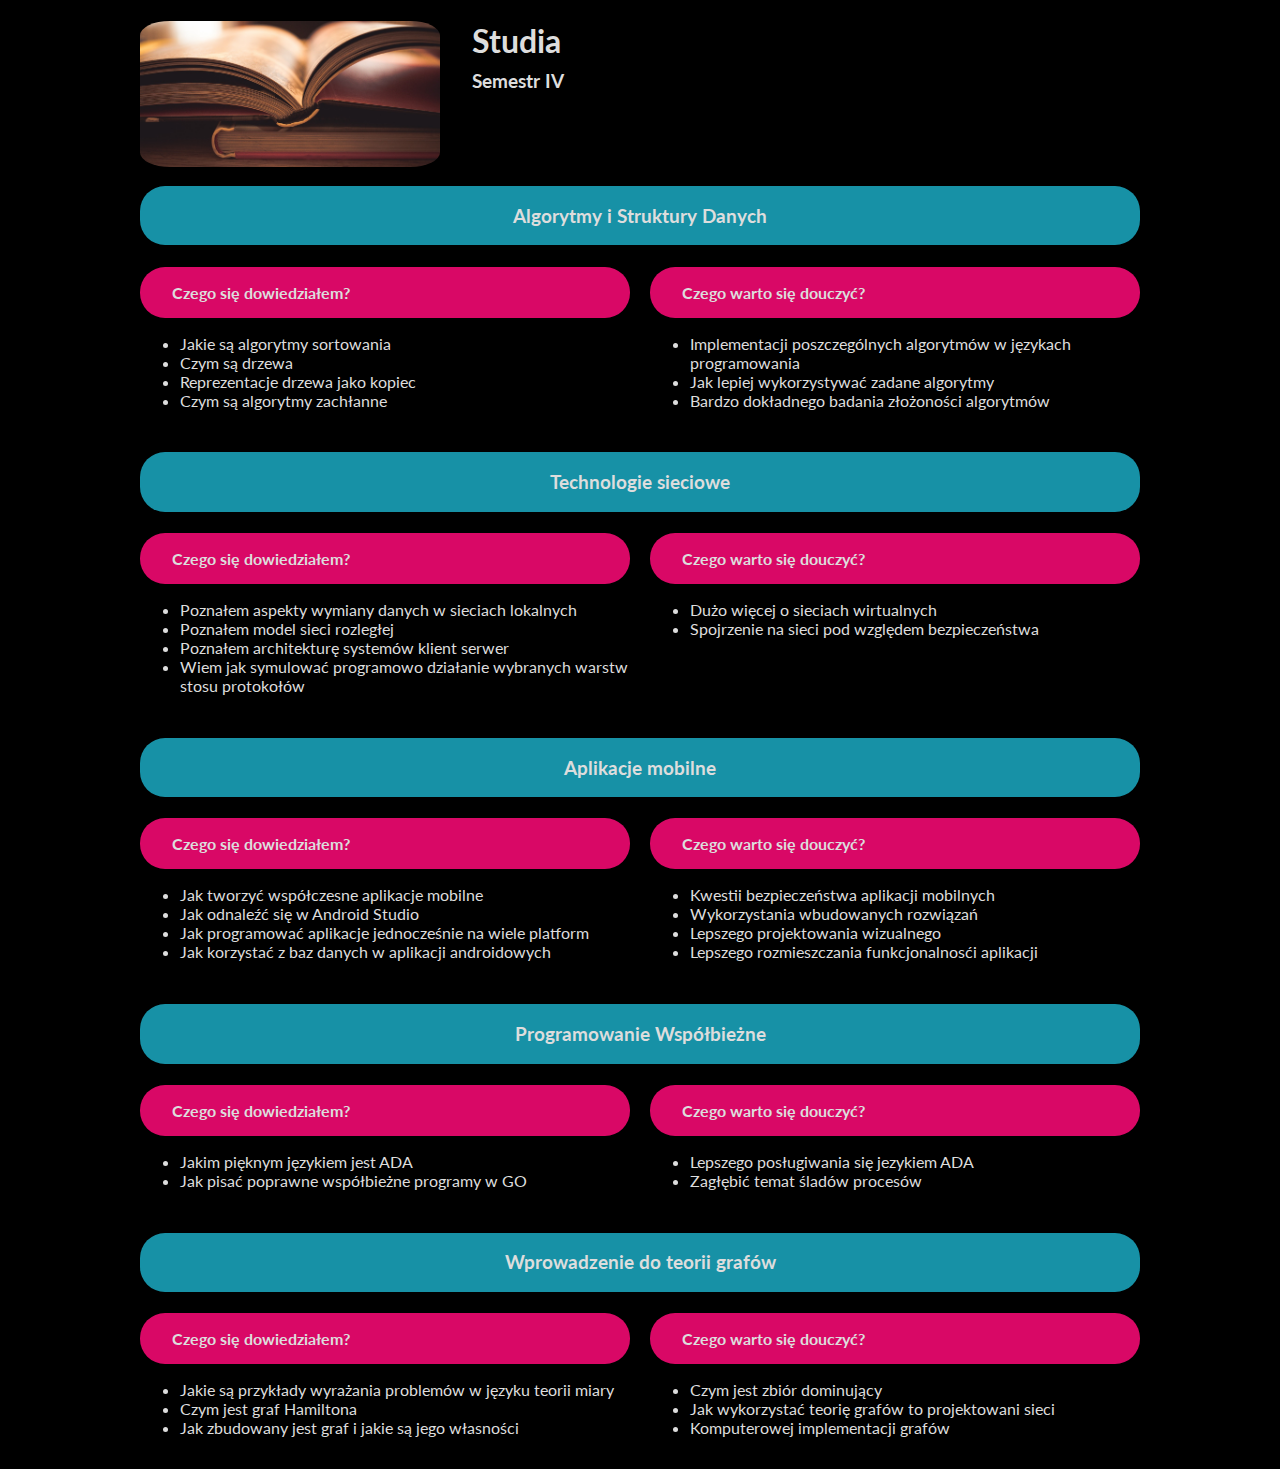
<file: sub_sites/semestr4.html>
<!DOCTYPE html>
<html lang="pl">
  <head>
    <meta charset="utf-8">
    <title>Moje przygody z edukacją</title>
    <meta name="description" content="Projekt realizujący na zaliczenie przedmiotu.">
    <meta name="author" content="Bartosz Banasik">
    <meta name="viewport" content="width=device-width, initial-scale=1.0"/>

    <link href="https://fonts.googleapis.com/css?family=Lato" rel="stylesheet">
    <link rel="stylesheet" href="../css/main.css">
    <link rel="stylesheet" href="../css/semestr1.css">

  </head>
  <body>

    <div id="container">

      <div class="rel-img">

       <img src="../img/semestr_img.jpg" alt="Zdjęcie">

        <div class="bottom-center">
          <h1>Studia</h1>
          <h3>Semestr IV</h3>
        </div>

      </div> <!-- rel-img -->

      <div class="row">
        <h3>Algorytmy i Struktury Danych</h3>
        <div class="square col-2-4">
          <h4>Czego się dowiedziałem?</h4>
          <ul>
            <li>Jakie są algorytmy sortowania</li>
            <li>Czym są drzewa</li>
            <li>Reprezentacje drzewa jako kopiec</li>
            <li>Czym są algorytmy zachłanne</li>
          </ul>
        </div><!-- col -->

        <div class="square col-2-4">
          <h4>Czego warto się douczyć?</h4>
          <ul>
            <li>Implementacji poszczególnych algorytmów w językach programowania</li>
            <li>Jak lepiej wykorzystywać zadane algorytmy</li>
            <li>Bardzo dokładnego badania złożoności algorytmów</li>
          </ul>
        </div><!-- col -->

      </div> <!-- row -->

      <div class="row">
        <h3>Technologie sieciowe</h3>
        <div class="square col-2-4">
          <h4>Czego się dowiedziałem?</h4>
          <ul>
            <li>Poznałem aspekty wymiany danych w sieciach lokalnych</li>
            <li>Poznałem model sieci rozległej</li>
            <li>Poznałem architekturę systemów klient serwer</li>
            <li>Wiem jak symulować programowo działanie wybranych warstw stosu protokołów</li>
          </ul>
        </div><!-- col -->

        <div class="square col-2-4">
          <h4>Czego warto się douczyć?</h4>
          <ul>
            <li>Dużo więcej o sieciach wirtualnych</li>
            <li>Spojrzenie na sieci pod względem bezpieczeństwa</li>
          </ul>
        </div><!-- col -->

      </div> <!-- row -->

      <div class="row">
        <h3>Aplikacje mobilne</h3>
        <div class="square col-2-4">
          <h4>Czego się dowiedziałem?</h4>
          <ul>
            <li>Jak tworzyć współczesne aplikacje mobilne</li>
            <li>Jak odnaleźć się w Android Studio</li>
            <li>Jak programować aplikacje jednocześnie na wiele platform</li>
            <li>Jak korzystać z baz danych w aplikacji androidowych</li>
          </ul>
        </div><!-- col -->

        <div class="square col-2-4">
          <h4>Czego warto się douczyć?</h4>
          <ul>
            <li>Kwestii bezpieczeństwa aplikacji mobilnych</li>
            <li>Wykorzystania wbudowanych rozwiązań</li>
            <li>Lepszego projektowania wizualnego</li>
            <li>Lepszego rozmieszczania funkcjonalnosći aplikacji</li>
          </ul>
        </div><!-- col -->

      </div> <!-- row -->

      <div class="row">
        <h3>Programowanie Współbieżne</h3>
        <div class="square col-2-4">
          <h4>Czego się dowiedziałem?</h4>
          <ul>
            <li>Jakim pięknym językiem jest ADA</li>
            <li>Jak pisać poprawne współbieżne programy w GO</li>
          </ul>
        </div><!-- col -->

        <div class="square col-2-4">
          <h4>Czego warto się douczyć?</h4>
          <ul>
            <li>Lepszego posługiwania się jezykiem ADA</li>
            <li>Zagłębić temat śladów procesów</li>
          </ul>
        </div><!-- col -->

      </div> <!-- row -->


            <div class="row">
              <h3>Wprowadzenie do teorii grafów</h3>
              <div class="square col-2-4">
                <h4>Czego się dowiedziałem?</h4>
                <ul>
                  <li>Jakie są przykłady wyrażania problemów w języku teorii miary</li>
                  <li>Czym jest graf Hamiltona</li>
                  <li>Jak zbudowany jest graf i jakie są jego własności</li>
                </ul>
              </div><!-- col -->

              <div class="square col-2-4">
                <h4>Czego warto się douczyć?</h4>
                <ul>
                  <li>Czym jest zbiór dominujący</li>
                  <li>Jak wykorzystać teorię grafów to projektowani sieci</li>
                  <li>Komputerowej implementacji grafów</li>
                </ul>
              </div><!-- col -->

            </div> <!-- row -->

    </div> <!-- container -->

  </body>
</html>
</file>
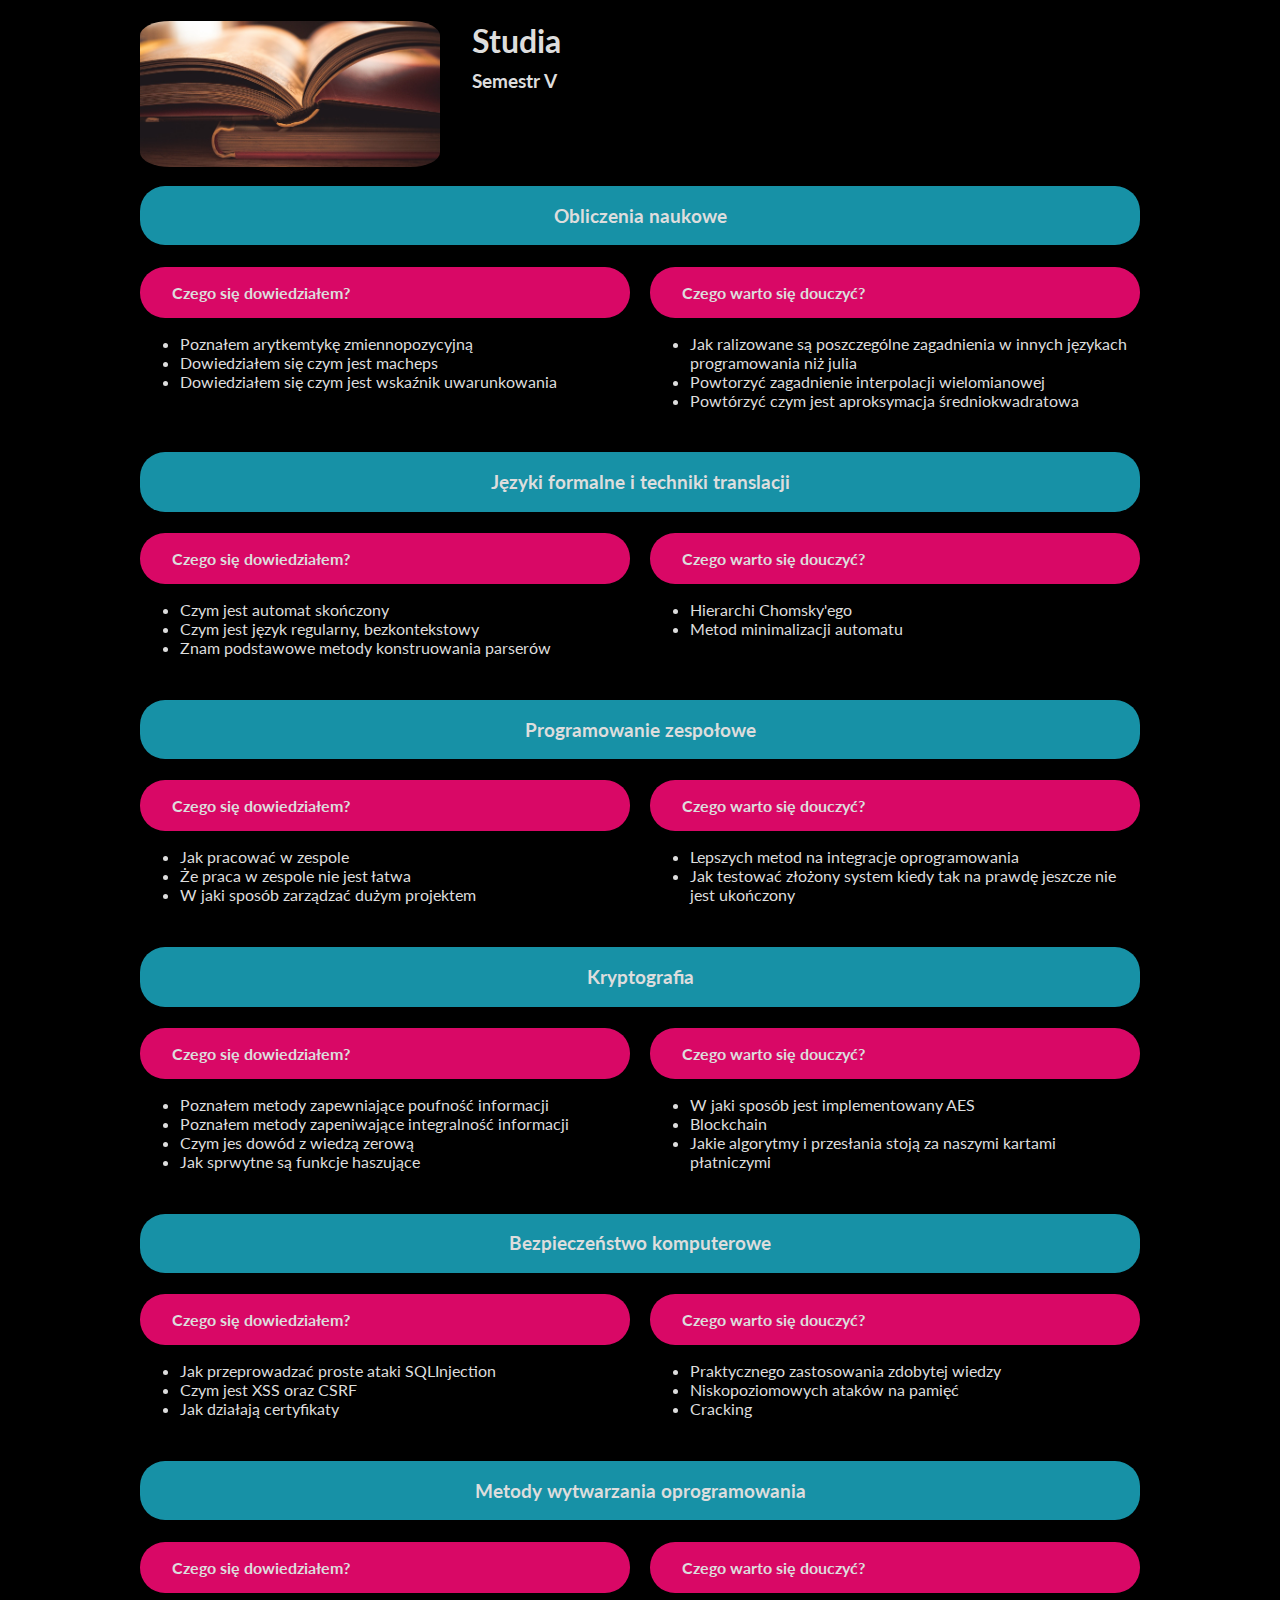
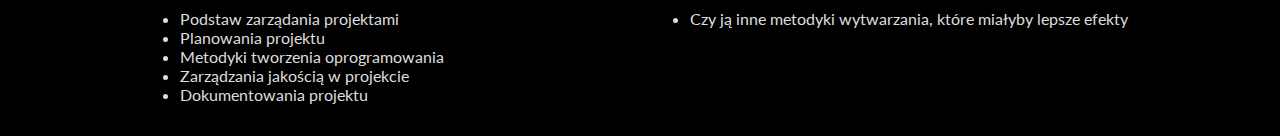
<file: sub_sites/semestr5.html>
<!DOCTYPE html>
<html lang="pl">
  <head>
    <meta charset="utf-8">
    <title>Moje przygody z edukacją</title>
    <meta name="description" content="Projekt realizujący na zaliczenie przedmiotu.">
    <meta name="author" content="Bartosz Banasik">
    <meta name="viewport" content="width=device-width, initial-scale=1.0"/>

    <link href="https://fonts.googleapis.com/css?family=Lato" rel="stylesheet">
    <link rel="stylesheet" href="../css/main.css">
    <link rel="stylesheet" href="../css/semestr1.css">

  </head>
  <body>

    <div id="container">

      <div class="rel-img">

       <img src="../img/semestr_img.jpg" alt="Zdjęcie">

        <div class="bottom-center">
          <h1>Studia</h1>
          <h3>Semestr V</h3>
        </div>

      </div> <!-- rel-img -->

      <div class="row">
        <h3>Obliczenia naukowe</h3>
        <div class="square col-2-4">
          <h4>Czego się dowiedziałem?</h4>
          <ul>
            <li>Poznałem arytkemtykę zmiennopozycyjną</li>
            <li>Dowiedziałem się czym jest macheps</li>
            <li>Dowiedziałem się czym jest wskaźnik uwarunkowania</li>
          </ul>
        </div><!-- col -->

        <div class="square col-2-4">
          <h4>Czego warto się douczyć?</h4>
          <ul>
            <li>Jak ralizowane są poszczególne zagadnienia w innych językach programowania
              niż julia</li>
              <li>Powtorzyć zagadnienie interpolacji wielomianowej</li>
              <li>Powtórzyć czym jest aproksymacja średniokwadratowa</li>
          </ul>
        </div><!-- col -->

      </div> <!-- row -->

      <div class="row">
        <h3>Języki formalne i techniki translacji</h3>
        <div class="square col-2-4">
          <h4>Czego się dowiedziałem?</h4>
          <ul>
            <li>Czym jest automat skończony</li>
            <li>Czym jest język regularny, bezkontekstowy</li>
            <li>Znam podstawowe metody konstruowania parserów</li>
          </ul>
        </div><!-- col -->

        <div class="square col-2-4">
          <h4>Czego warto się douczyć?</h4>
          <ul>
            <li>Hierarchi Chomsky'ego</li>
            <li>Metod minimalizacji automatu</li>
          </ul>
        </div><!-- col -->

      </div> <!-- row -->

      <div class="row">
        <h3>Programowanie zespołowe</h3>
        <div class="square col-2-4">
          <h4>Czego się dowiedziałem?</h4>
          <ul>
            <li>Jak pracować w zespole</li>
            <li>Że praca w zespole nie jest łatwa</li>
            <li>W jaki sposób zarządzać dużym projektem</li>
          </ul>
        </div><!-- col -->

        <div class="square col-2-4">
          <h4>Czego warto się douczyć?</h4>
          <ul>
            <li>Lepszych metod na integracje oprogramowania</li>
            <li>Jak testować złożony system kiedy tak na prawdę jeszcze nie jest ukończony</li>
          </ul>
        </div><!-- col -->

      </div> <!-- row -->

      <div class="row">
        <h3>Kryptografia</h3>
        <div class="square col-2-4">
          <h4>Czego się dowiedziałem?</h4>
          <ul>
            <li>Poznałem metody zapewniające poufność informacji</li>
            <li>Poznałem metody zapeniwające integralność informacji</li>
            <li>Czym jes dowód z wiedzą zerową</li>
            <li>Jak sprwytne są funkcje haszujące</li>
          </ul>
        </div><!-- col -->

        <div class="square col-2-4">
          <h4>Czego warto się douczyć?</h4>
          <ul>
            <li>W jaki sposób jest implementowany AES</li>
            <li>Blockchain</li>
            <li>Jakie algorytmy i przesłania stoją za naszymi kartami płatniczymi</li>
          </ul>
        </div><!-- col -->

      </div> <!-- row -->

      <div class="row">
        <h3>Bezpieczeństwo komputerowe</h3>
        <div class="square col-2-4">
          <h4>Czego się dowiedziałem?</h4>
          <ul>
            <li>Jak przeprowadzać proste ataki SQLInjection</li>
            <li>Czym jest XSS  oraz CSRF</li>
            <li>Jak działają certyfikaty</li>
          </ul>
        </div><!-- col -->

        <div class="square col-2-4">
          <h4>Czego warto się douczyć?</h4>
          <ul>
            <li>Praktycznego zastosowania zdobytej wiedzy</li>
            <li>Niskopoziomowych ataków na pamięć</li>
            <li>Cracking</li>
          </ul>
        </div><!-- col -->

      </div> <!-- row -->

      <div class="row">
        <h3>Metody wytwarzania oprogramowania</h3>
        <div class="square col-2-4">
          <h4>Czego się dowiedziałem?</h4>
          <ul>
            <li>Podstaw zarządania projektami</li>
            <li>Planowania projektu</li>
            <li>Metodyki tworzenia oprogramowania</li>
            <li>Zarządzania jakością w projekcie</li>
            <li>Dokumentowania projektu</li>
          </ul>
        </div><!-- col -->

        <div class="square col-2-4">
          <h4>Czego warto się douczyć?</h4>
          <ul>
            <li>Czy ją inne metodyki wytwarzania, które miałyby lepsze efekty</li>
          </ul>
        </div><!-- col -->

      </div> <!-- row -->

    </div> <!-- container -->

  </body>
</html>
</file>
<file: css/main.css>
body {
  box-sizing: border-box;
  background-color:#000;
}

#container {
  font-family: 'Lato', sans-serif;
  color: #DDDDDD;
  width: 100%;
  margin: auto;
}

a {
  text-decoration: none;
}

a:link {
  color: rgb(217,8,102);
}

a:visited {
  color: rgb(67,65,95);
}

.rel-img {
  position: relative;
  text-align: center;
}

.rel-img img {
  width: 100%;
  height: auto;
  opacity: 0.60;
}

.bottom-center {
  position: absolute;
  width: 80%;
  left: 50%;
  bottom: 10%;
  transform: translate(-50%, 10%);
}

.square {
  width: 100%;
  margin: auto;
}

.square ol {
  margin-top: 0.5em;
  list-style-type: disc;
  padding-left: 1em;
}

.square h4 {
  border-radius: 25px;
  padding: 1em 2em 1em 2em;
  margin-bottom: 0em;
  background: #D90866;
}

.row:after {
  content: "";
  clear: both;
  display: table;
}

[class*='col-'] {
  float: left;
  width: 100%;
  margin-bottom: 0.5em;
}

@media screen and (min-width: 930px) {

  .rel-img {
    position: static;
    text-align: left;
  }

  .rel-img img {
    float: left;
    border-radius: 10%;
    width: 30%;
    max-width: 380px;
    height: auto;
    opacity: 1.0;
    margin-right: 2em;
  }

  .bottom-center {
    position: static;
    width: 80%;
    left: 0%;
    bottom: 0%;
    transform: translate(0,0);
  }

  .bottom-center h1 {
    margin-bottom: 0.3em;
  }

  .bottom-center h3 {
    margin-top: 0.3em;
    margin-bottom: 0.4em;
  }

  #main-info {
    text-align: left;
  }

  #main-info p {
    margin-top: 0.2em;
    margin-bottom: 0.2em;
  }

  #main-info p+p {
    margin-top: 0.2em;
  }

  #main-info:after {
    content: "";
    clear: both;
    display: table;
  }

  .row+.row {
    margin-top: 0.5em;
  }

  .col-1-4 {
    width: 23.5%;
    margin-right: 2%;
  }

  .col-2-4 {
    width: 49.0%;
    margin-right: 2%;
  }

  .col-3-4 {
    width: 64.5%;
    margin-right: 2%;
  }

  .col-4-4 {
    width: 100%;
  }

  [class*='col-']:last-of-type {
    margin-right: 0;
  }

}

@media screen and (min-width: 1000px) {

  #container{
    width: 1000px;
  }

}
</file>
<file: css/e-sport.css>
/* The Modal (background) */
.modal {
    display: none; /* Hidden by default */
    position: fixed; /* Stay in place */
    z-index: 1; /* Sit on top */
    padding-top: 100px; /* Location of the box */
    left: 0;
    top: 0;
    width: 100%; /* Full width */
    height: 100%; /* Full height */
    overflow: auto; /* Enable scroll if needed */
    background-color: rgb(0,0,0); /* Fallback color */
    background-color: rgba(0,0,0,0.9); /* Black w/ opacity */
}

/* Modal Content (image) */
.modal-content {
    margin: auto;
    display: block;
    width: 80%;
    max-width: 700px;
}

/* Caption of Modal Image */
#caption {
    margin: auto;
    display: block;
    width: 80%;
    max-width: 700px;
    text-align: center;
    color: #ccc;
    padding: 10px 0;
    height: 150px;
}

/* Add Animation */
.modal-content, #caption {
    -webkit-animation-name: zoom;
    -webkit-animation-duration: 0.6s;
    animation-name: zoom;
    animation-duration: 0.6s;
}

@-webkit-keyframes zoom {
    from {-webkit-transform: scale(0)}
    to {-webkit-transform: scale(1)}
}

@keyframes zoom {
    from {transform: scale(0.1)}
    to {transform: scale(1)}
}

/* The Close Button */
.close {
    position: absolute;
    top: 15px;
    right: 35px;
    color: #f1f1f1;
    font-size: 40px;
    font-weight: bold;
    transition: 0.3s;
}

.close:hover,
.close:focus {
    color: #bbb;
    text-decoration: none;
    cursor: pointer;
}

/* 100% Image Width on Smaller Screens */
@media only screen and (max-width: 700px){
    .modal-content {
        width: 100%;
    }
}

p {
  text-align: justify;
  margin-left: 1em;
  margin-right: 1em;
}

.square {
  text-align: left;
}

.square h4 {
  text-align: center;
  margin-bottom: 1em;
}

li> ul > li:last-of-type {
  margin-bottom: 0.6em;
}

.dota {
  white-space: nowrap;
  color: #FF0000;
}

.one-line {
  white-space: nowrap;
}
.rel-img {
  position: relative;
  text-align: center;
  margin-bottom: 2em;
}

.rel-img img {
  width: 100%;
  opacity: 0.8;
  border-radius: 10px;
  float: none;
  max-width: 800px;
  margin: auto;
}

.bottom-center {
  position: absolute;
  width: 100%;
  left: 50%;
  bottom: 50%;
  transform: translate(-50%, 50%);
}

.img_in_col img {
  width: 100%;
  height: auto;
  margin: auto;
}

.toTrigger {
  text-decoration: underline;
}
</file>
<file: css/muzyka.css>
body {
  box-sizing: border-box;
  background-color:#000;
}

#container {
  font-family: 'Lato', sans-serif;
  color: #DDDDDD;
  width: 100%;
  margin: auto;
}

a {
  text-decoration: none;
}

a:link {
  color: rgb(217,8,102);
}

a:visited {
  color: rgb(67,65,95);
}

.rel-img {
  position: relative;
  text-align: center;
}

.rel-img img {
  width: 100%;
  opacity: 0.5;
  border-radius: 10px;
  float: none;
  max-width: none;
  margin-right: 0px;
}

.bottom-center {
  position: absolute;
  width: 100%;
  left: 50%;
  bottom: 10%;
  transform: translate(-50%, 20%);
}

[class*='col-'] {
  text-align: justify;
}

iframe {
  display: block;
  width: 90%;
  height: 20em;
  margin: auto;
}

p {
  margin-left: 1em;
  margin-right: 1em;
  margin-bottom: 1em;
}

.square h4 {
  text-align: center;
}

.square li {
  margin-right: 1em;
}

audio {
  margin-top: 0.5em;
  width: 100%;
  height: 2em;
}

@media screen and (min-width: 1000px) {

  #container{
    width: 1000px;
  }

}
</file>
<file: css/ksiazka.css>
.rel-img img {
  max-height: 350px;
  object-fit: cover;
}

.bottom-center {
  left: 50%;
  bottom: 45%;
  transform: translate(-50%, 45%);
}
</file>
<file: css/semestr1.css>
.row h3 {
  text-align: center;
  border-radius: 25px;
  padding: 1em 2em 1em 2em;
  margin-bottom: 0em;
  background: #1791A6;
}

@media screen and (min-width: 930px) {
  .rel-img:after {
    content: "";
    clear: both;
    display: block;
  }
}
</file>
